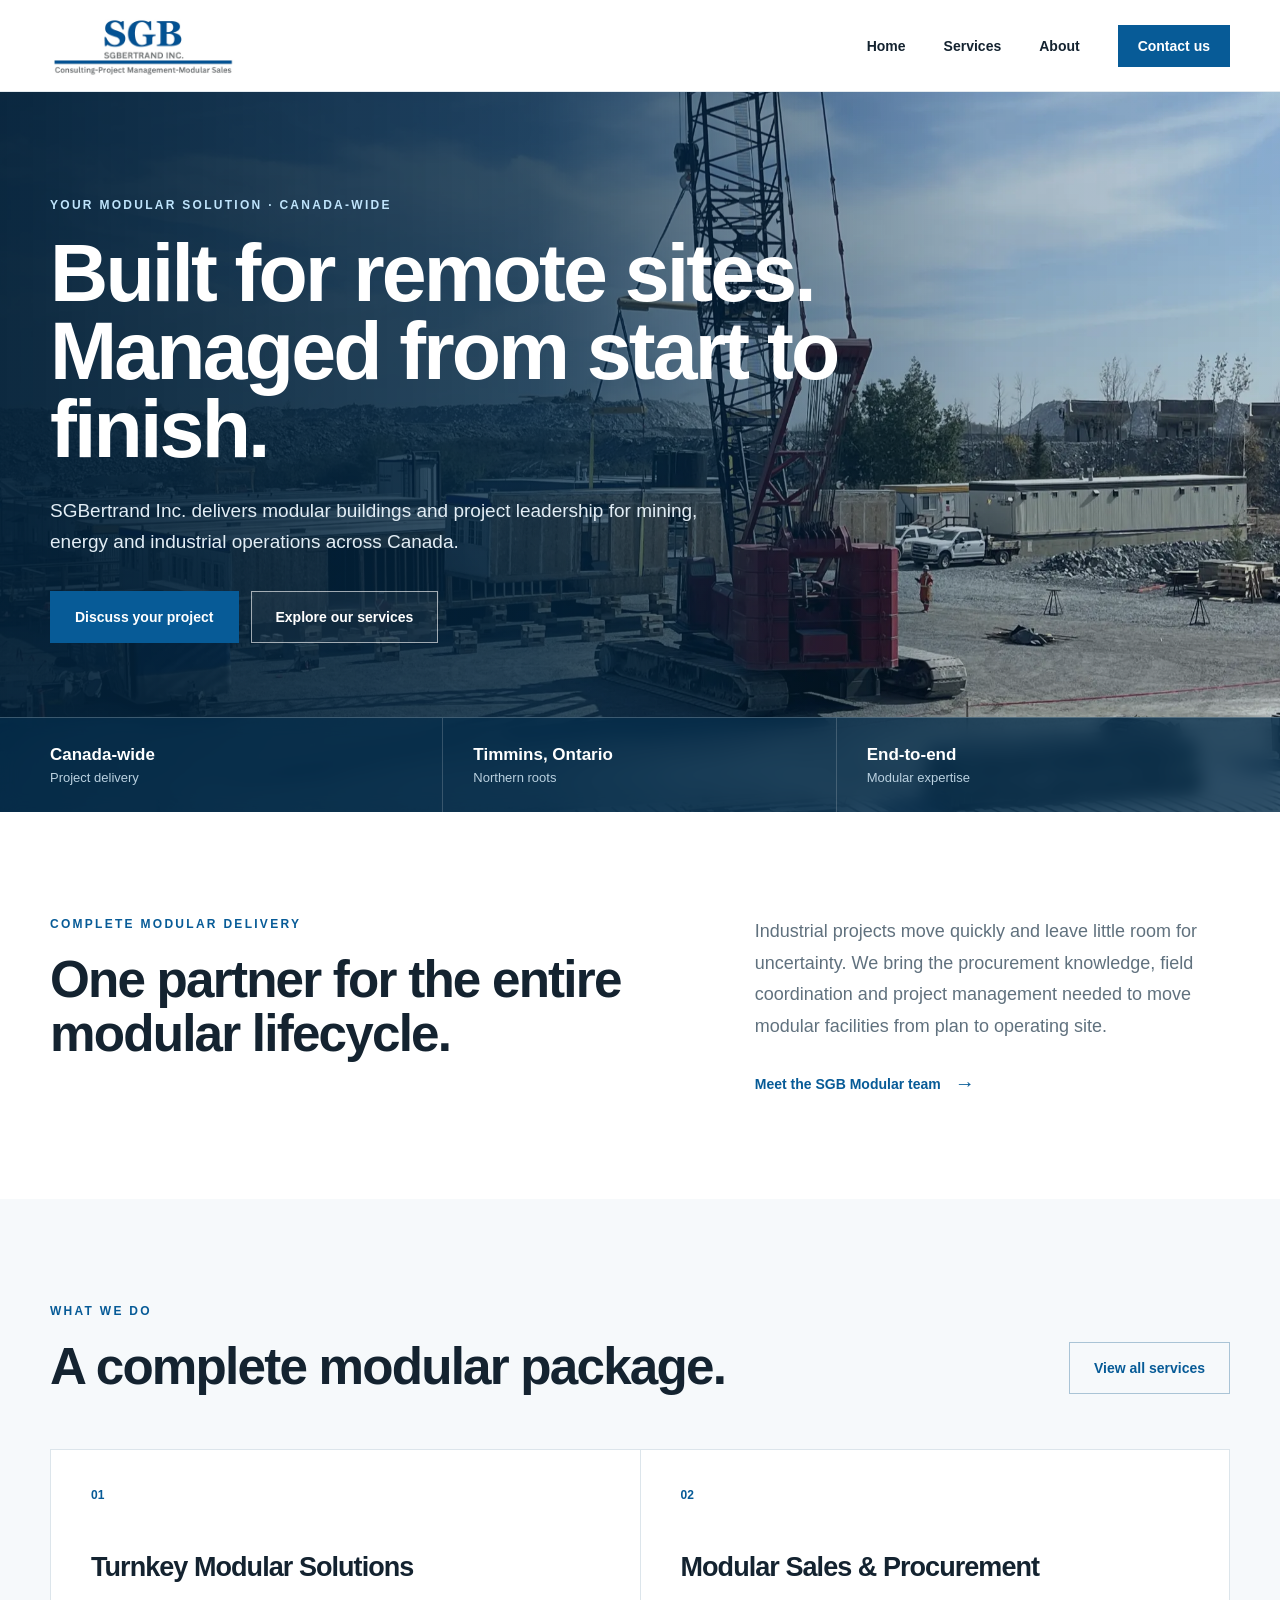
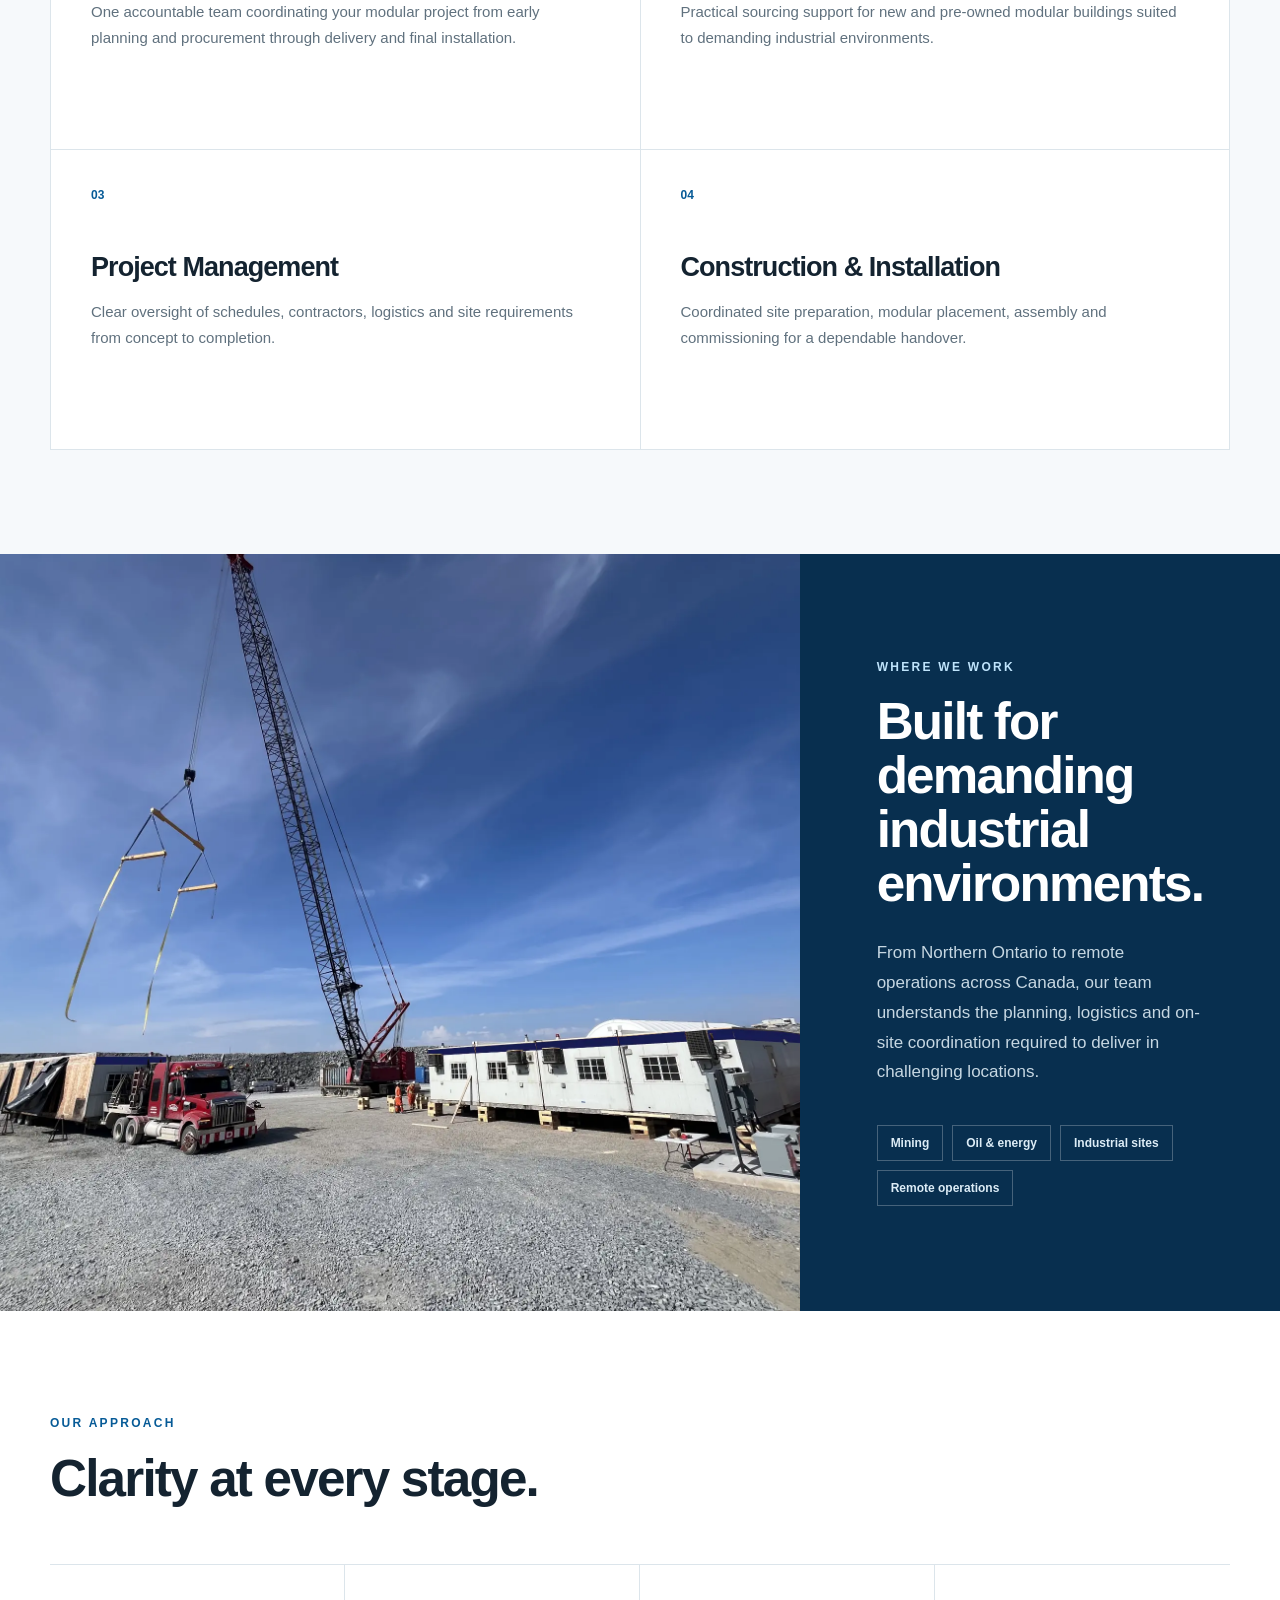
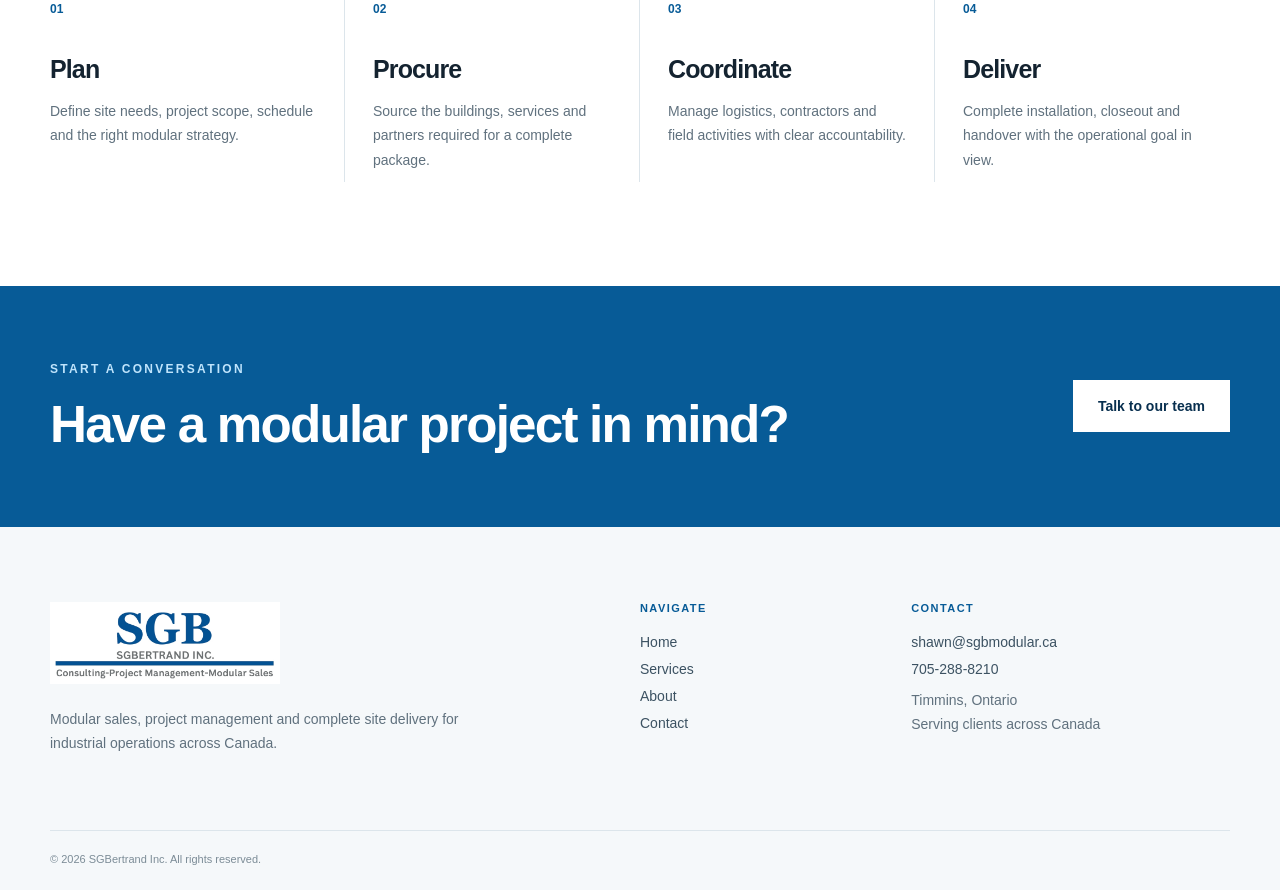
<file: index.html>
<!doctype html>
<html lang="en">
<head>
  <meta charset="utf-8">
  <meta name="viewport" content="width=device-width, initial-scale=1">
  <title>SGBertrand Inc. | Your Modular Solutions</title>
  <meta name="description" content="Modular sales, project management, construction and installation for mining, energy and industrial sites across Canada.">
  <link rel="stylesheet" href="style.css">
</head>
<body>
  <header class="site-header">
    <div class="container header-inner">
      <a class="brand" href="index.html" aria-label="SGBertrand Inc. home"><img src="images/sgb-logo.jpg" alt="SGBertrand Inc."></a>
      <nav class="desktop-nav" aria-label="Main navigation"><a href="index.html">Home</a><a href="services.html">Services</a><a href="about.html">About</a><a class="nav-cta" href="contact.html">Contact us</a></nav>
      <details class="mobile-menu"><summary aria-label="Open navigation"><span></span><span></span><span></span></summary><nav aria-label="Mobile navigation"><a href="index.html">Home</a><a href="services.html">Services</a><a href="about.html">About</a><a href="contact.html">Contact us</a></nav></details>
    </div>
  </header>

  <main>
    <section class="hero" aria-labelledby="hero-heading">
      <img class="hero-media" src="images/modular-complex-lift.webp" alt="" aria-hidden="true">
      <div class="hero-overlay" aria-hidden="true"></div>
      <div class="container hero-content">
        <p class="eyebrow eyebrow-light">Your modular Solution · Canada-wide</p>
        <h1 id="hero-heading">Built for remote sites.<br>Managed from start to finish.</h1>
        <p class="hero-lead">SGBertrand Inc. delivers modular buildings and project leadership for mining, energy and industrial operations across Canada.</p>
        <div class="button-row"><a class="button button-primary" href="contact.html">Discuss your project</a><a class="button button-ghost" href="services.html">Explore our services</a></div>
      </div>
      <div class="hero-proof"><div class="container proof-grid"><div><strong>Canada-wide</strong><span>Project delivery</span></div><div><strong>Timmins, Ontario</strong><span>Northern roots</span></div><div><strong>End-to-end</strong><span>Modular expertise</span></div></div></div>
    </section>

    <section class="section intro-section"><div class="container intro-grid"><div><p class="eyebrow">Complete modular delivery</p><h2>One partner for the entire modular lifecycle.</h2></div><div class="intro-copy"><p>Industrial projects move quickly and leave little room for uncertainty. We bring the procurement knowledge, field coordination and project management needed to move modular facilities from plan to operating site.</p><a class="text-link" href="about.html">Meet the SGB Modular team <span>→</span></a></div></div></section>

    <section class="section services-section" aria-labelledby="services-heading"><div class="container"><div class="section-heading-row"><div><p class="eyebrow">What we do</p><h2 id="services-heading">A complete modular package.</h2></div><a class="button button-outline" href="services.html">View all services</a></div><div class="service-grid">
      <article class="service-card"><span class="service-number">01</span><h3>Turnkey Modular Solutions</h3><p>One accountable team coordinating your modular project from early planning and procurement through delivery and final installation.</p></article>
      <article class="service-card"><span class="service-number">02</span><h3>Modular Sales &amp; Procurement</h3><p>Practical sourcing support for new and pre-owned modular buildings suited to demanding industrial environments.</p></article>
      <article class="service-card"><span class="service-number">03</span><h3>Project Management</h3><p>Clear oversight of schedules, contractors, logistics and site requirements from concept to completion.</p></article>
      <article class="service-card"><span class="service-number">04</span><h3>Construction &amp; Installation</h3><p>Coordinated site preparation, modular placement, assembly and commissioning for a dependable handover.</p></article>
    </div></div></section>

    <section class="image-story"><div class="image-story-photo" role="img" aria-label="Crane placing modular buildings at an industrial site"></div><div class="image-story-panel"><p class="eyebrow eyebrow-light">Where we work</p><h2>Built for demanding industrial environments.</h2><p>From Northern Ontario to remote operations across Canada, our team understands the planning, logistics and on-site coordination required to deliver in challenging locations.</p><div class="industry-tags" aria-label="Industries served"><span>Mining</span><span>Oil &amp; energy</span><span>Industrial sites</span><span>Remote operations</span></div></div></section>

    <section class="section process-section"><div class="container"><p class="eyebrow">Our approach</p><h2>Clarity at every stage.</h2><div class="process-grid"><article><span>01</span><h3>Plan</h3><p>Define site needs, project scope, schedule and the right modular strategy.</p></article><article><span>02</span><h3>Procure</h3><p>Source the buildings, services and partners required for a complete package.</p></article><article><span>03</span><h3>Coordinate</h3><p>Manage logistics, contractors and field activities with clear accountability.</p></article><article><span>04</span><h3>Deliver</h3><p>Complete installation, closeout and handover with the operational goal in view.</p></article></div></div></section>

    <section class="cta-band"><div class="container cta-content"><div><p class="eyebrow eyebrow-light">Start a conversation</p><h2>Have a modular project in mind?</h2></div><a class="button button-white" href="contact.html">Talk to our team</a></div></section>
  </main>

  <footer class="site-footer"><div class="container footer-grid"><div class="footer-brand"><img src="images/sgb-logo.jpg" alt="SGB Bertrand Inc."><p>Modular sales, project management and complete site delivery for industrial operations across Canada.</p></div><div><h3>Navigate</h3><a href="index.html">Home</a><a href="services.html">Services</a><a href="about.html">About</a><a href="contact.html">Contact</a></div><div><h3>Contact</h3><a href="mailto:shawn@sgbmodular.ca">shawn@sgbmodular.ca</a><a href="tel:+17052888210">705-288-8210</a><p>Timmins, Ontario<br>Serving clients across Canada</p></div></div><div class="container footer-bottom"><span>© 2026 SGBertrand Inc. All rights reserved.</span></div></footer>
</body>
</html>
</file>
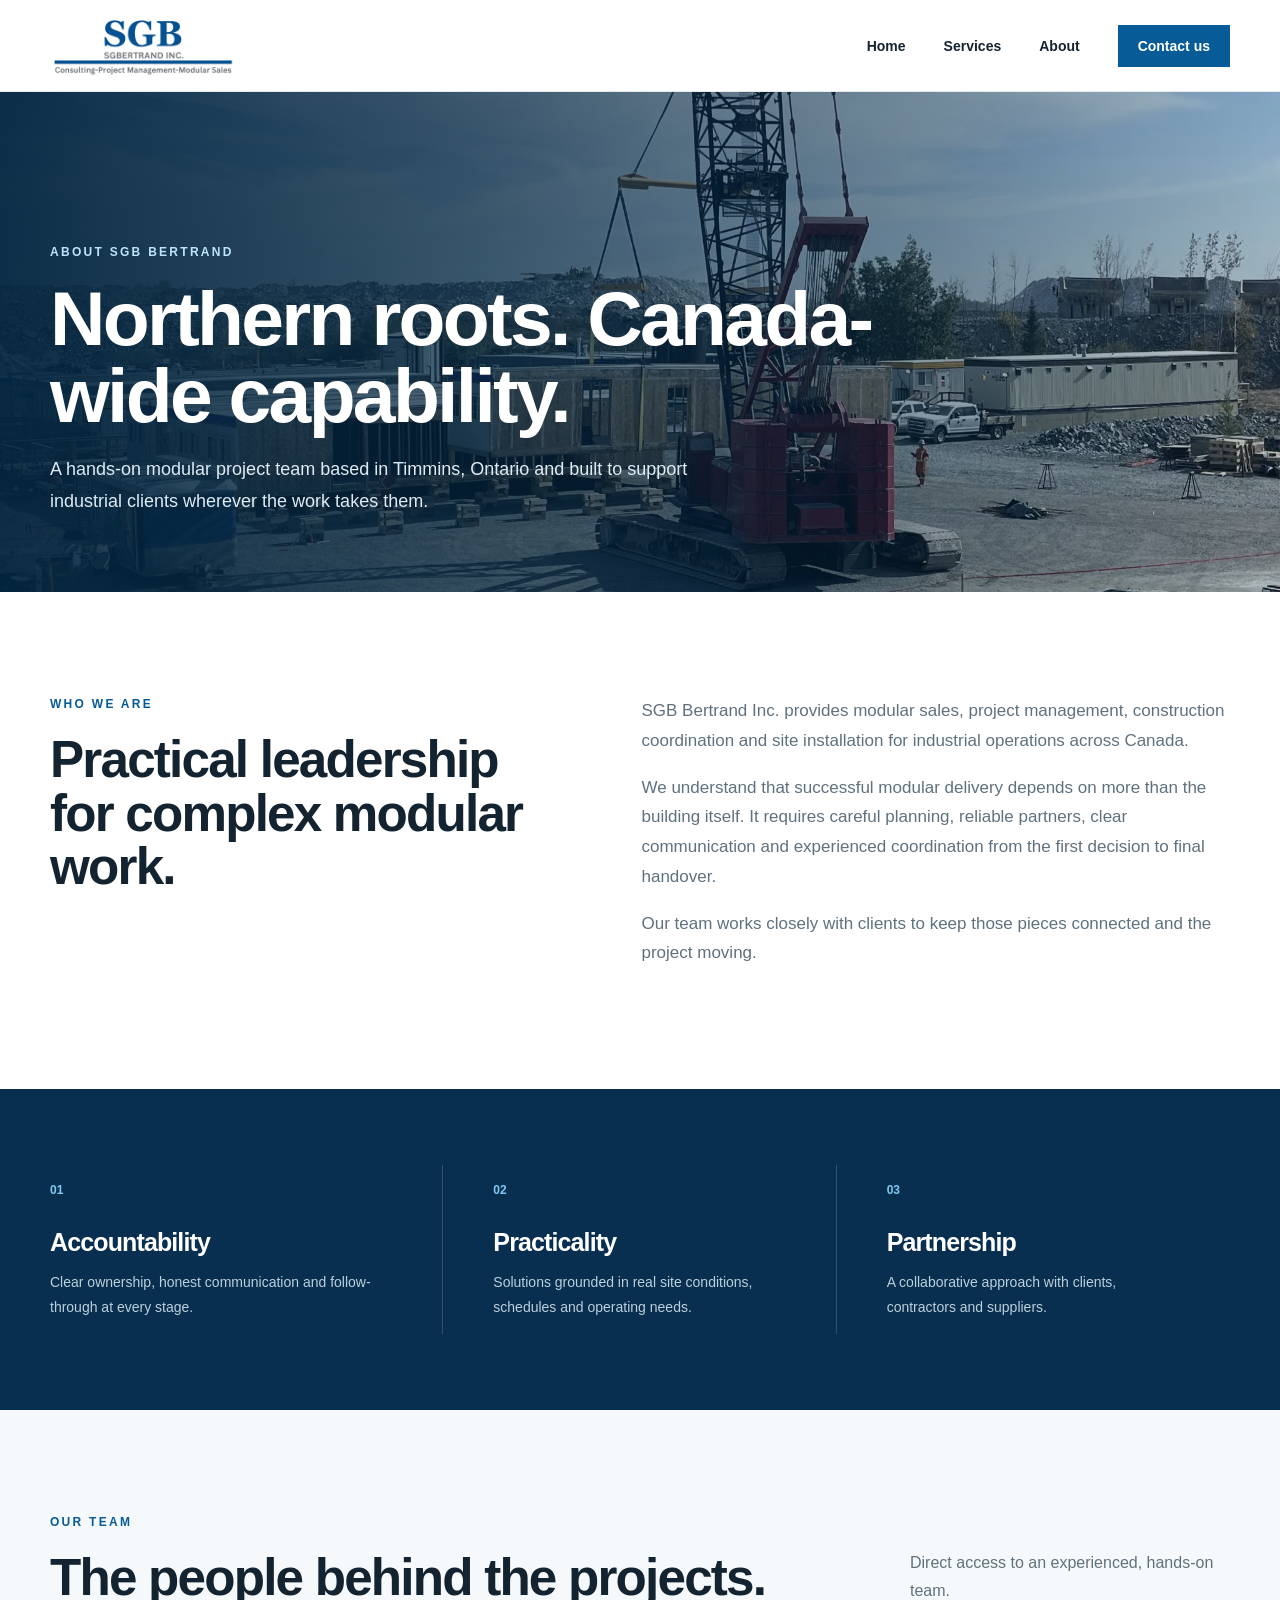
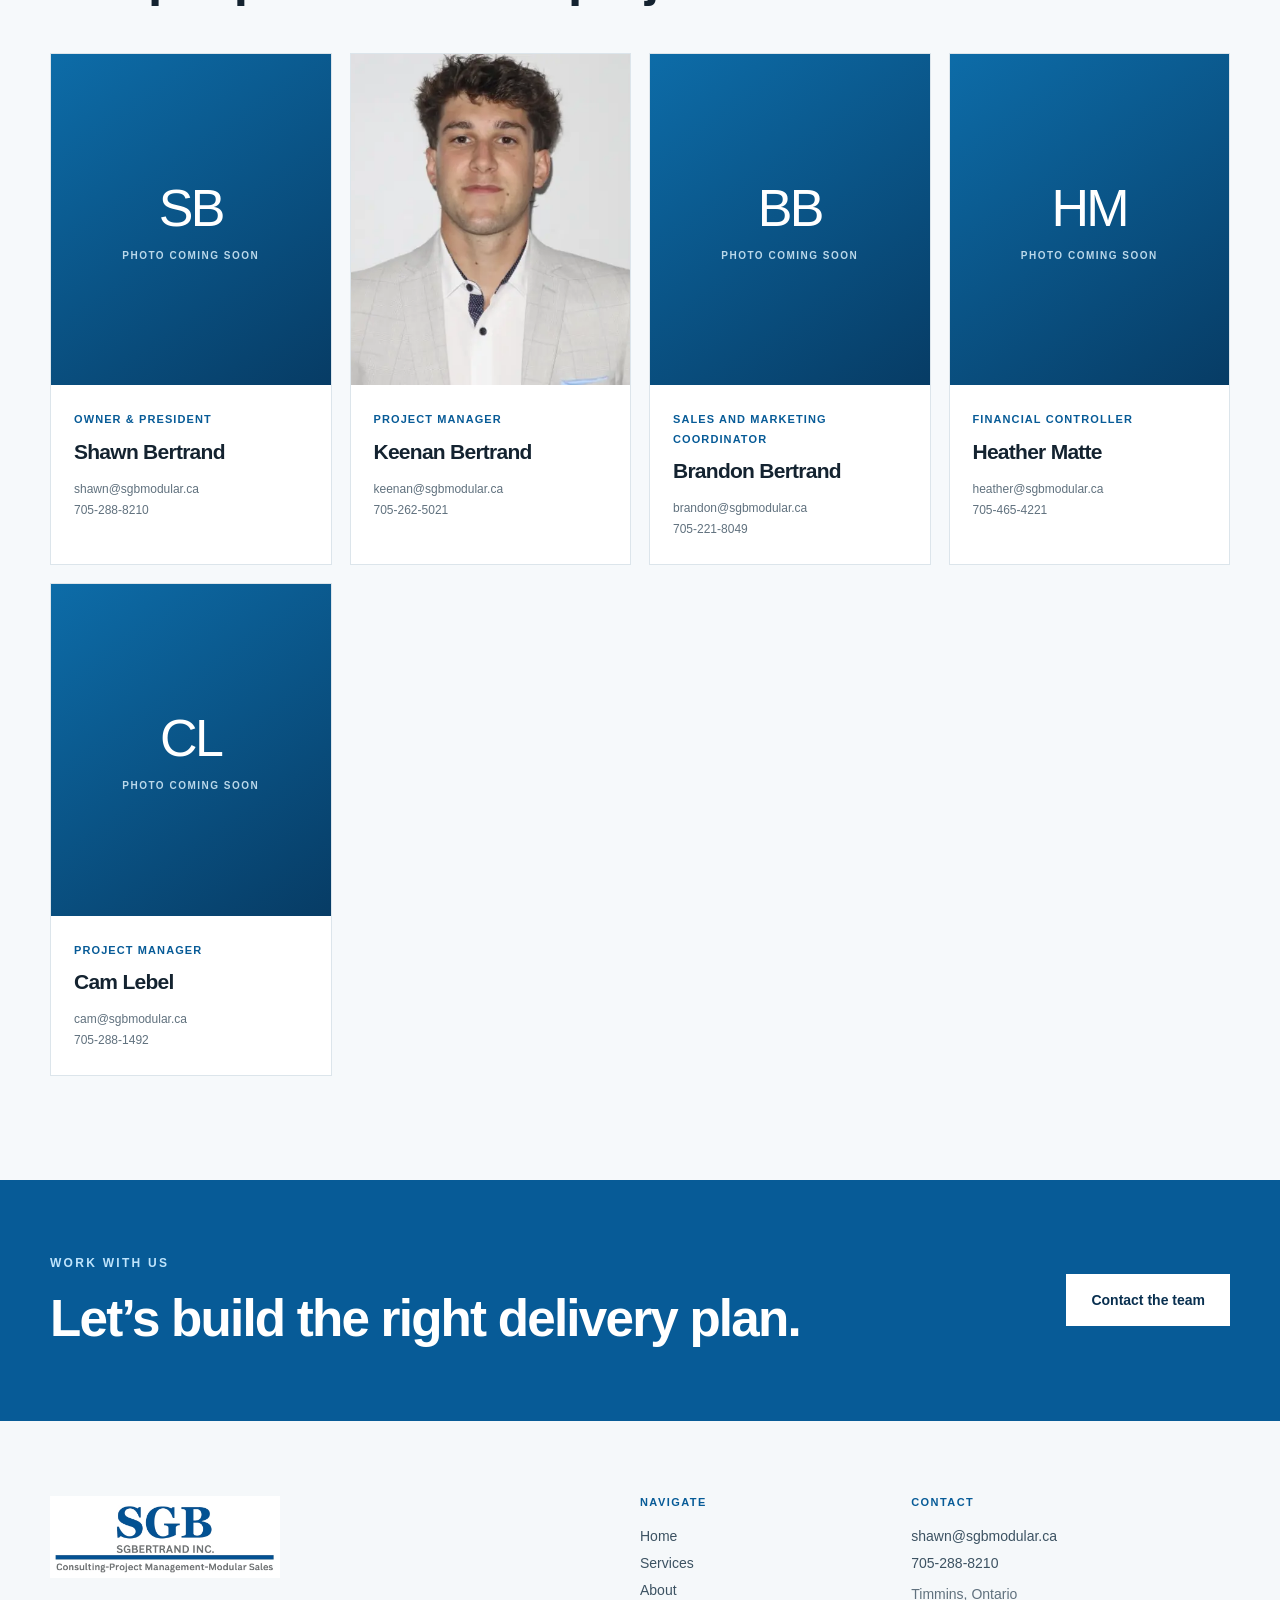
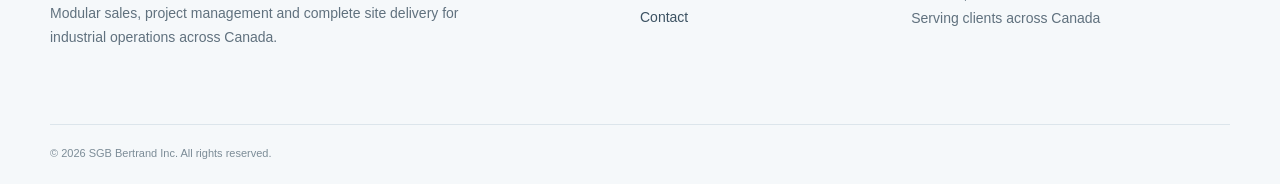
<file: about.html>
<!doctype html>
<html lang="en">
<head>
  <meta charset="utf-8">
  <meta name="viewport" content="width=device-width, initial-scale=1">

  <title>About | SGB Bertrand Inc.</title>

  <meta
    name="description"
    content="Meet the SGB Bertrand team: a hands-on modular project company based in Timmins, Ontario and serving clients across Canada."
  >

  <link rel="stylesheet" href="style.css">
</head>

<body>
  <header class="site-header">
    <div class="container header-inner">
      <a
        class="brand"
        href="index.html"
        aria-label="SGB Bertrand home"
      >
        <img
          src="images/sgb-logo.jpg"
          alt="SGB Bertrand Inc."
        >
      </a>

      <nav class="desktop-nav" aria-label="Main navigation">
        <a href="index.html">Home</a>
        <a href="services.html">Services</a>
        <a href="about.html">About</a>
        <a class="nav-cta" href="contact.html">Contact us</a>
      </nav>

      <details class="mobile-menu">
        <summary aria-label="Open navigation">
          <span></span>
          <span></span>
          <span></span>
        </summary>

        <nav aria-label="Mobile navigation">
          <a href="index.html">Home</a>
          <a href="services.html">Services</a>
          <a href="about.html">About</a>
          <a href="contact.html">Contact us</a>
        </nav>
      </details>
    </div>
  </header>

  <main>
    <section class="page-hero about-hero">
      <div
        class="page-hero-overlay"
        aria-hidden="true"
      ></div>

      <div class="container page-hero-content">
        <p class="eyebrow eyebrow-light">
          About SGB Bertrand
        </p>

        <h1>Northern roots. Canada-wide capability.</h1>

        <p>
          A hands-on modular project team based in Timmins, Ontario and built
          to support industrial clients wherever the work takes them.
        </p>
      </div>
    </section>

    <section class="section story-section">
      <div class="container story-grid">
        <div>
          <p class="eyebrow">Who we are</p>

          <h2>
            Practical leadership for complex modular work.
          </h2>
        </div>

        <div>
          <p>
            SGB Bertrand Inc. provides modular sales, project management,
            construction coordination and site installation for industrial
            operations across Canada.
          </p>

          <p>
            We understand that successful modular delivery depends on more
            than the building itself. It requires careful planning, reliable
            partners, clear communication and experienced coordination from
            the first decision to final handover.
          </p>

          <p>
            Our team works closely with clients to keep those pieces connected
            and the project moving.
          </p>
        </div>
      </div>
    </section>

    <section class="values-section">
      <div class="container values-grid">
        <article>
          <span>01</span>
          <h3>Accountability</h3>

          <p>
            Clear ownership, honest communication and follow-through at every
            stage.
          </p>
        </article>

        <article>
          <span>02</span>
          <h3>Practicality</h3>

          <p>
            Solutions grounded in real site conditions, schedules and
            operating needs.
          </p>
        </article>

        <article>
          <span>03</span>
          <h3>Partnership</h3>

          <p>
            A collaborative approach with clients, contractors and suppliers.
          </p>
        </article>
      </div>
    </section>

    <section
      class="section team-section"
      aria-labelledby="team-heading"
    >
      <div class="container">
        <div class="team-heading">
          <div>
            <p class="eyebrow">Our team</p>

            <h2 id="team-heading">
              The people behind the projects.
            </h2>
          </div>

          <p>
            Direct access to an experienced, hands-on team.
          </p>
        </div>

        <div class="team-grid">
          <!-- Shawn Bertrand -->
          <article class="team-card">
            <div
              class="team-placeholder"
              aria-label="Shawn Bertrand photo coming soon"
            >
              <span>SB</span>
              <small>Photo coming soon</small>
            </div>

            <div class="team-info">
              <p class="team-role">
                Owner &amp; President
              </p>

              <h3>Shawn Bertrand</h3>

              <a href="mailto:shawn@sgbmodular.ca">
                shawn@sgbmodular.ca
              </a>

              <a href="tel:+17052888210">
                705-288-8210
              </a>
            </div>
          </article>

          <!-- Keenan Bertrand -->
          <article class="team-card">
            <img
              src="images/keenan-bertrand.webp"
              alt="Keenan Bertrand, Project Manager"
            >

            <div class="team-info">
              <p class="team-role">
                Project Manager
              </p>

              <h3>Keenan Bertrand</h3>

              <a href="mailto:keenan@sgbmodular.ca">
                keenan@sgbmodular.ca
              </a>

              <a href="tel:+17052625021">
                705-262-5021
              </a>
            </div>
          </article>

          <!-- Brandon Bertrand -->
          <article class="team-card">
            <div
              class="team-placeholder"
              aria-label="Brandon Bertrand photo coming soon"
            >
              <span>BB</span>
              <small>Photo coming soon</small>
            </div>

            <div class="team-info">
              <p class="team-role">
                Sales and Marketing Coordinator
              </p>

              <h3>Brandon Bertrand</h3>

              <a href="mailto:brandon@sgbmodular.ca">
                brandon@sgbmodular.ca
              </a>

              <a href="tel:+17052218049">
                705-221-8049
              </a>
            </div>
          </article>

          <!-- Heather Matte -->
          <article class="team-card">
            <div
              class="team-placeholder"
              aria-label="Heather Matte photo coming soon"
            >
              <span>HM</span>
              <small>Photo coming soon</small>
            </div>

            <div class="team-info">
              <p class="team-role">
                Financial Controller
              </p>

              <h3>Heather Matte</h3>

              <a href="mailto:heather@sgbmodular.ca">
                heather@sgbmodular.ca
              </a>

              <a href="tel:+17054654221">
                705-465-4221
              </a>
            </div>
          </article>

          <!-- Cam Lebel -->
          <article class="team-card">
            <div
              class="team-placeholder"
              aria-label="Cam Lebel photo coming soon"
            >
              <span>CL</span>
              <small>Photo coming soon</small>
            </div>

            <div class="team-info">
              <p class="team-role">
                Project Manager
              </p>

              <h3>Cam Lebel</h3>

              <a href="mailto:cam@sgbmodular.ca">
                cam@sgbmodular.ca
              </a>

              <a href="tel:+17052881492">
                705-288-1492
              </a>
            </div>
          </article>
        </div>
      </div>
    </section>

    <section class="cta-band">
      <div class="container cta-content">
        <div>
          <p class="eyebrow eyebrow-light">
            Work with us
          </p>

          <h2>
            Let’s build the right delivery plan.
          </h2>
        </div>

        <a
          class="button button-white"
          href="contact.html"
        >
          Contact the team
        </a>
      </div>
    </section>
  </main>

  <footer class="site-footer">
    <div class="container footer-grid">
      <div class="footer-brand">
        <img
          src="images/sgb-logo.jpg"
          alt="SGB Bertrand Inc."
        >

        <p>
          Modular sales, project management and complete site delivery for
          industrial operations across Canada.
        </p>
      </div>

      <div>
        <h3>Navigate</h3>

        <a href="index.html">Home</a>
        <a href="services.html">Services</a>
        <a href="about.html">About</a>
        <a href="contact.html">Contact</a>
      </div>

      <div>
        <h3>Contact</h3>

        <a href="mailto:shawn@sgbmodular.ca">
          shawn@sgbmodular.ca
        </a>

        <a href="tel:+17052888210">
          705-288-8210
        </a>

        <p>
          Timmins, Ontario<br>
          Serving clients across Canada
        </p>
      </div>
    </div>

    <div class="container footer-bottom">
      <span>
        © 2026 SGB Bertrand Inc. All rights reserved.
      </span>
    </div>
  </footer>
</body>
</html>
</file>
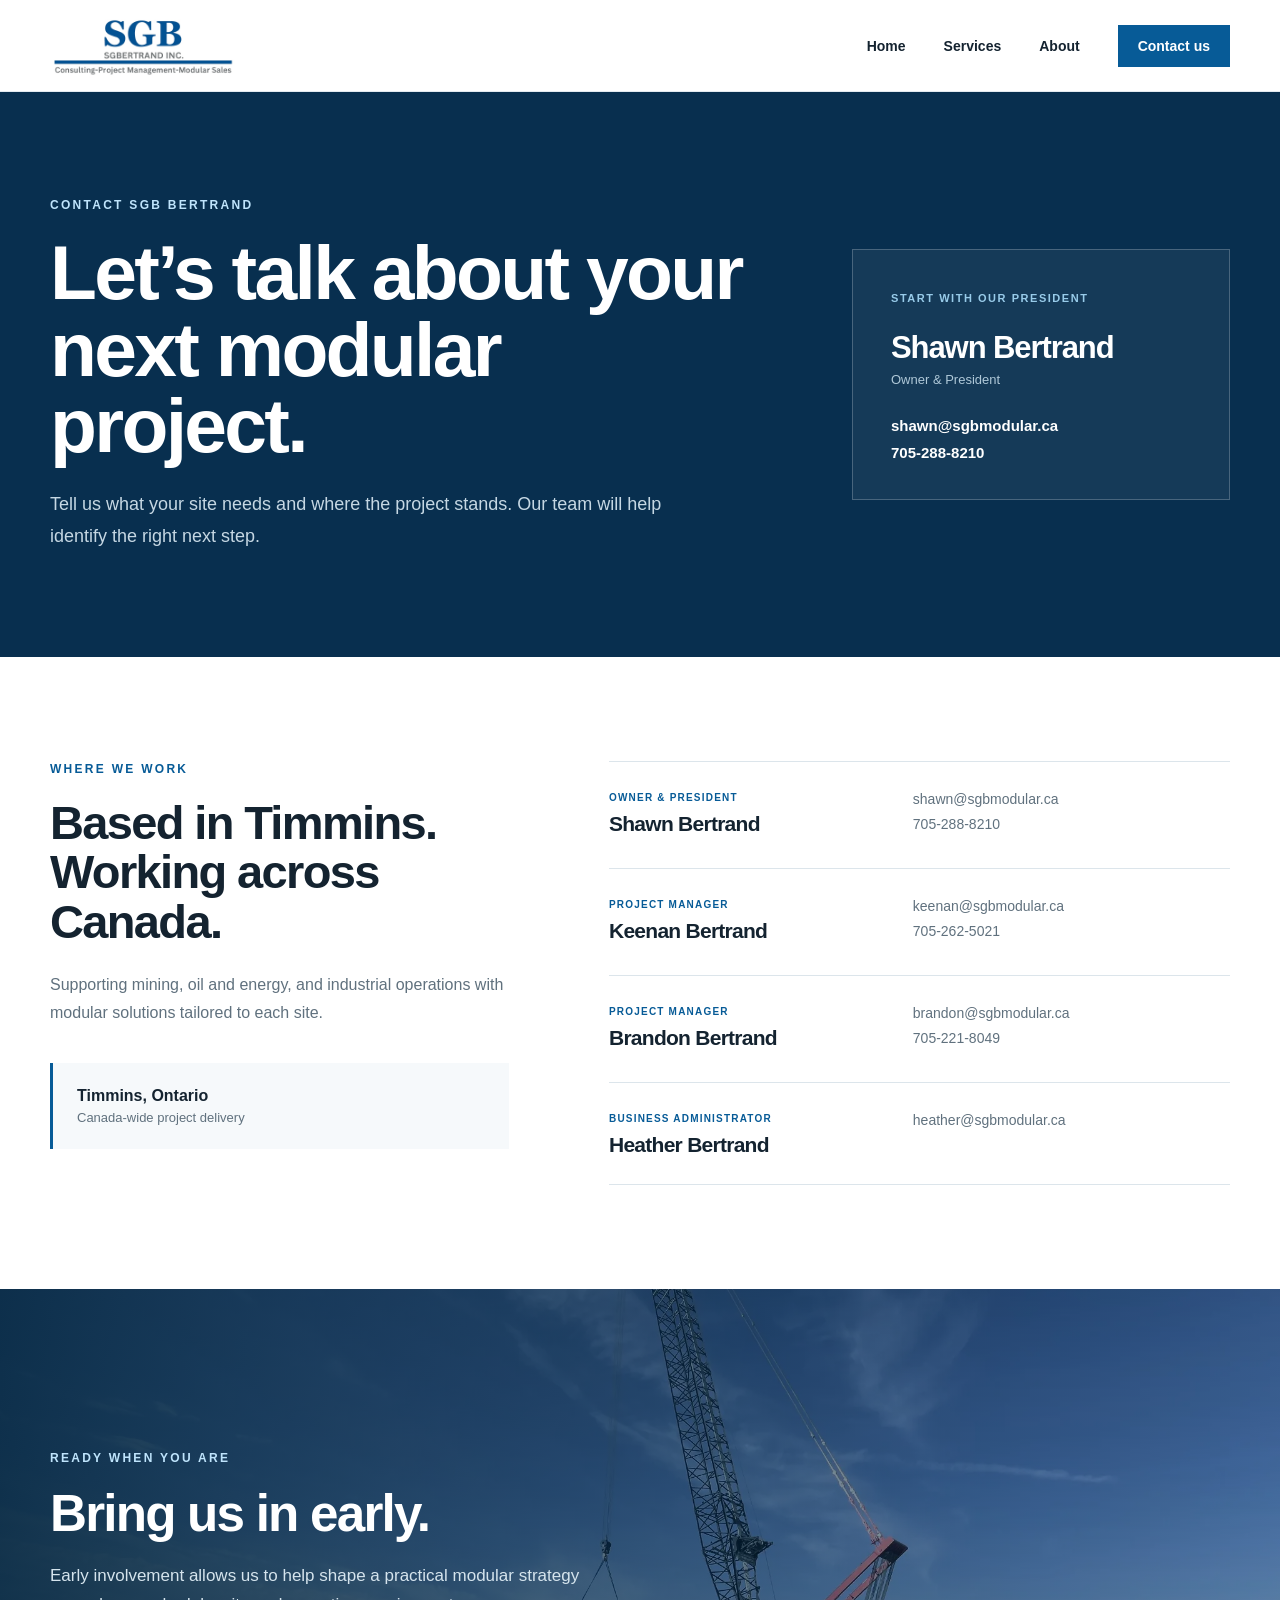
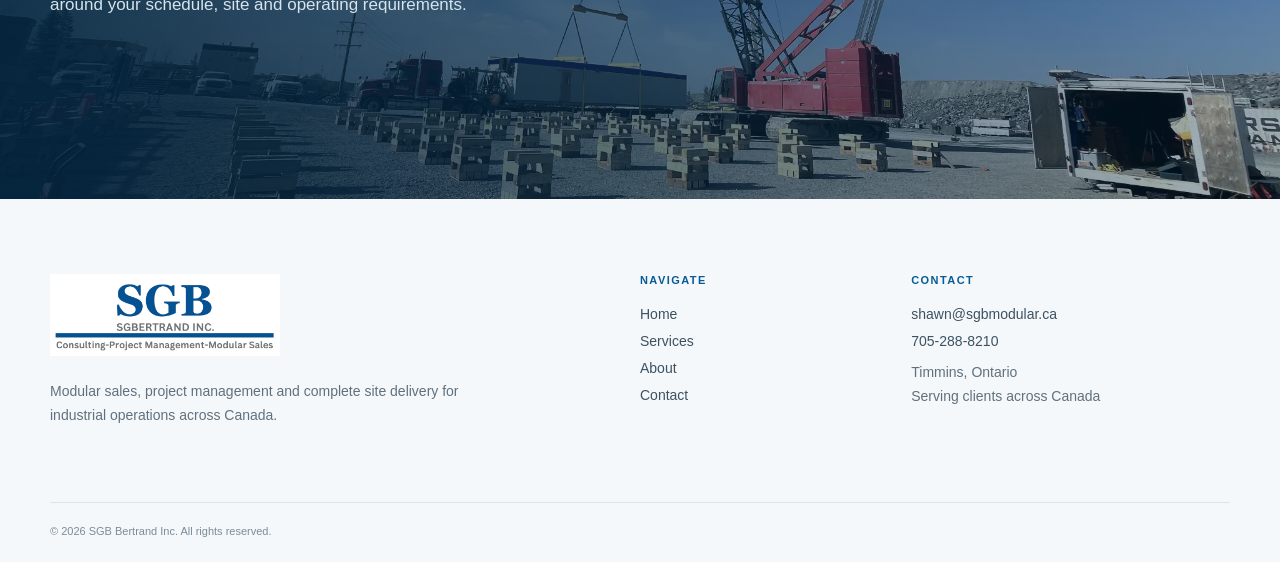
<file: contact.html>
<!doctype html>
<html lang="en">
<head>
  <meta charset="utf-8">
  <meta name="viewport" content="width=device-width, initial-scale=1">
  <title>Contact | SGB Bertrand Inc.</title>
  <meta name="description" content="Contact SGB Bertrand for modular sales, project management, construction and installation across Canada.">
  <link rel="stylesheet" href="style.css">
</head>
<body>
  <header class="site-header"><div class="container header-inner"><a class="brand" href="index.html" aria-label="SGB Bertrand home"><img src="images/sgb-logo.jpg" alt="SGB Bertrand Inc."></a><nav class="desktop-nav" aria-label="Main navigation"><a href="index.html">Home</a><a href="services.html">Services</a><a href="about.html">About</a><a class="nav-cta" href="contact.html">Contact us</a></nav><details class="mobile-menu"><summary aria-label="Open navigation"><span></span><span></span><span></span></summary><nav aria-label="Mobile navigation"><a href="index.html">Home</a><a href="services.html">Services</a><a href="about.html">About</a><a href="contact.html">Contact us</a></nav></details></div></header>

  <main>
    <section class="contact-hero"><div class="container contact-hero-grid"><div><p class="eyebrow eyebrow-light">Contact SGB Bertrand</p><h1>Let’s talk about your next modular project.</h1><p>Tell us what your site needs and where the project stands. Our team will help identify the right next step.</p></div><div class="contact-primary"><span>Start with our president</span><h2>Shawn Bertrand</h2><p>Owner &amp; President</p><a href="mailto:shawn@sgbmodular.ca">shawn@sgbmodular.ca</a><a href="tel:+17052888210">705-288-8210</a></div></div></section>

    <section class="section contact-section"><div class="container contact-layout"><div class="contact-location"><p class="eyebrow">Where we work</p><h2>Based in Timmins.<br>Working across Canada.</h2><p>Supporting mining, oil and energy, and industrial operations with modular solutions tailored to each site.</p><div class="location-card"><strong>Timmins, Ontario</strong><span>Canada-wide project delivery</span></div></div><div class="contact-list">
      <article><div><p>Owner &amp; President</p><h3>Shawn Bertrand</h3></div><div><a href="mailto:shawn@sgbmodular.ca">shawn@sgbmodular.ca</a><a href="tel:+17052888210">705-288-8210</a></div></article>
      <article><div><p>Project Manager</p><h3>Keenan Bertrand</h3></div><div><a href="mailto:keenan@sgbmodular.ca">keenan@sgbmodular.ca</a><a href="tel:+17052625021">705-262-5021</a></div></article>
      <article><div><p>Project Manager</p><h3>Brandon Bertrand</h3></div><div><a href="mailto:brandon@sgbmodular.ca">brandon@sgbmodular.ca</a><a href="tel:+17052218049">705-221-8049</a></div></article>
      <article><div><p>Business Administrator</p><h3>Heather Bertrand</h3></div><div><a href="mailto:heather@sgbmodular.ca">heather@sgbmodular.ca</a></div></article>
    </div></div></section>

    <section class="contact-photo" aria-label="Modular buildings at an industrial work site"><div class="container"><div><p class="eyebrow eyebrow-light">Ready when you are</p><h2>Bring us in early.</h2><p>Early involvement allows us to help shape a practical modular strategy around your schedule, site and operating requirements.</p></div></div></section>
  </main>

  <footer class="site-footer"><div class="container footer-grid"><div class="footer-brand"><img src="images/sgb-logo.jpg" alt="SGB Bertrand Inc."><p>Modular sales, project management and complete site delivery for industrial operations across Canada.</p></div><div><h3>Navigate</h3><a href="index.html">Home</a><a href="services.html">Services</a><a href="about.html">About</a><a href="contact.html">Contact</a></div><div><h3>Contact</h3><a href="mailto:shawn@sgbmodular.ca">shawn@sgbmodular.ca</a><a href="tel:+17052888210">705-288-8210</a><p>Timmins, Ontario<br>Serving clients across Canada</p></div></div><div class="container footer-bottom"><span>© 2026 SGB Bertrand Inc. All rights reserved.</span></div></footer>
</body>
</html>
</file>
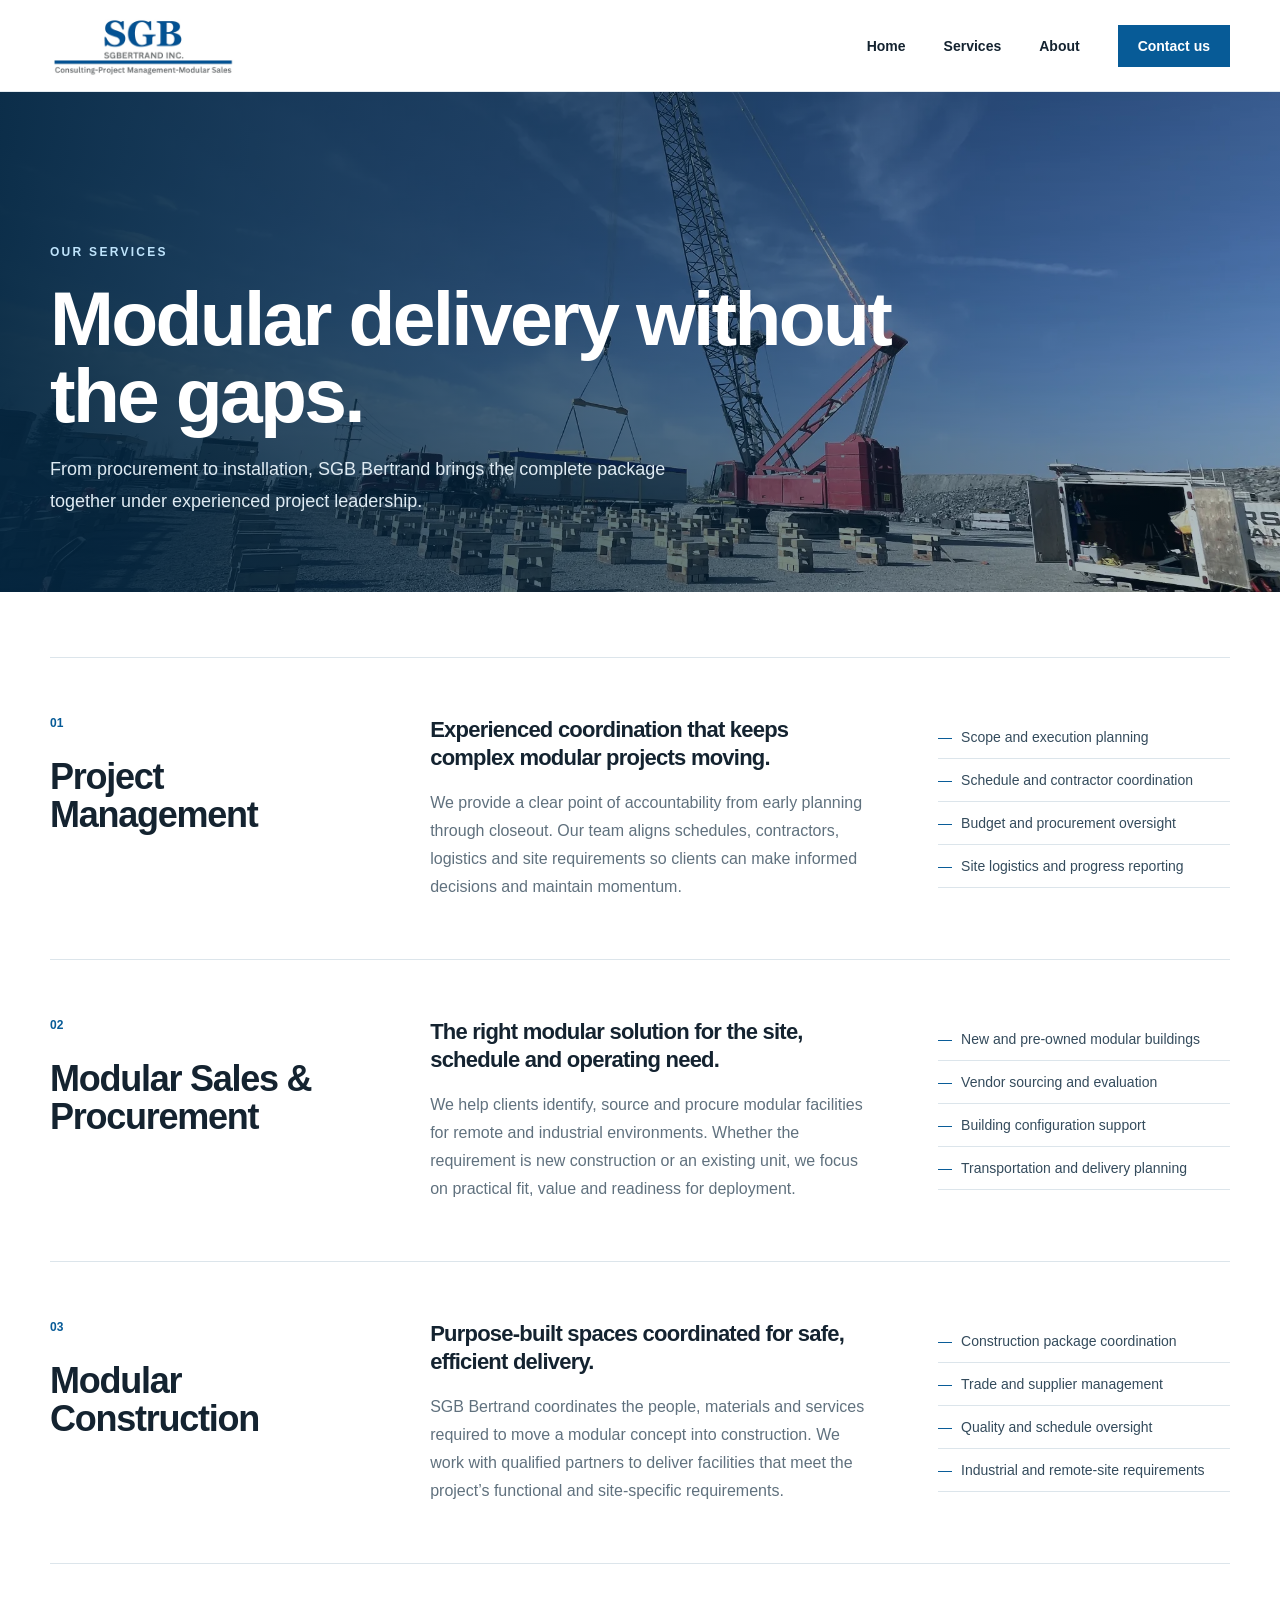
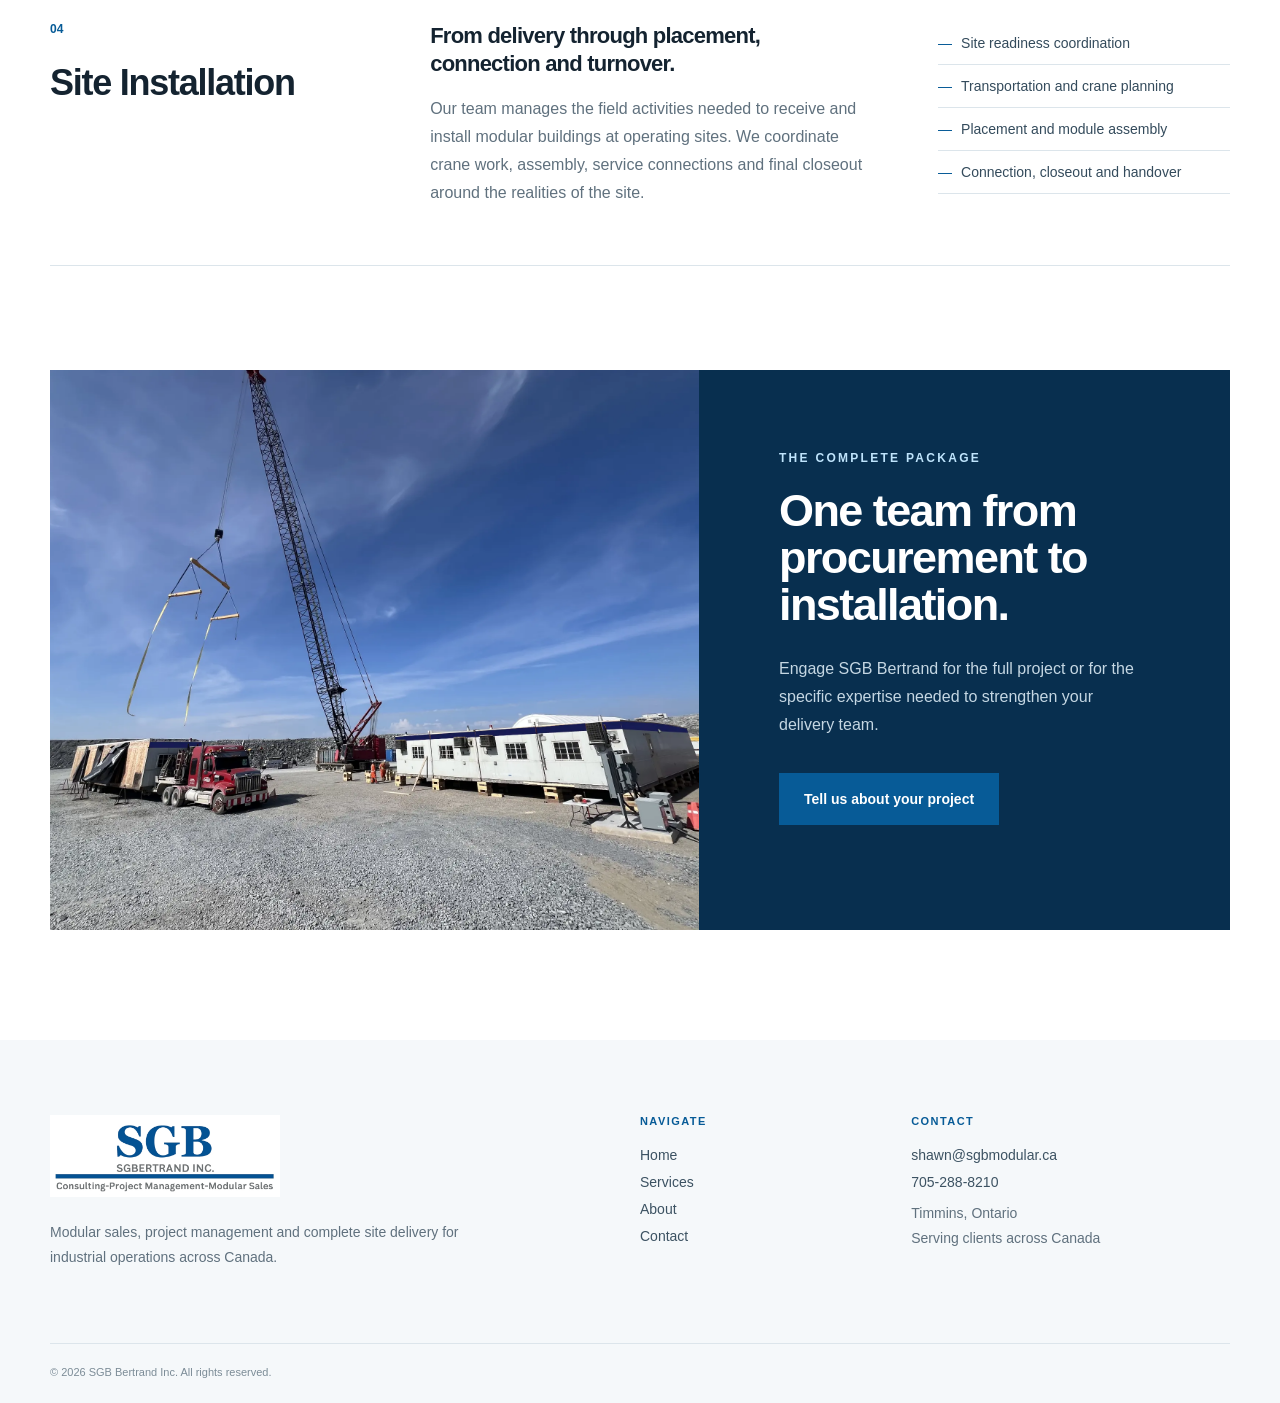
<file: services.html>
<!doctype html>
<html lang="en">
<head>
  <meta charset="utf-8">
  <meta name="viewport" content="width=device-width, initial-scale=1">
  <title>Services | SGB Bertrand Inc.</title>
  <meta name="description" content="Project management, modular sales, construction and installation for industrial operations across Canada.">
  <link rel="stylesheet" href="style.css">
</head>
<body>
  <header class="site-header"><div class="container header-inner"><a class="brand" href="index.html" aria-label="SGB Bertrand home"><img src="images/sgb-logo.jpg" alt="SGB Bertrand Inc."></a><nav class="desktop-nav" aria-label="Main navigation"><a href="index.html">Home</a><a href="services.html">Services</a><a href="about.html">About</a><a class="nav-cta" href="contact.html">Contact us</a></nav><details class="mobile-menu"><summary aria-label="Open navigation"><span></span><span></span><span></span></summary><nav aria-label="Mobile navigation"><a href="index.html">Home</a><a href="services.html">Services</a><a href="about.html">About</a><a href="contact.html">Contact us</a></nav></details></div></header>

  <main>
    <section class="page-hero services-hero"><div class="page-hero-overlay" aria-hidden="true"></div><div class="container page-hero-content"><p class="eyebrow eyebrow-light">Our services</p><h1>Modular delivery without the gaps.</h1><p>From procurement to installation, SGB Bertrand brings the complete package together under experienced project leadership.</p></div></section>

    <section class="section service-detail-section"><div class="container">
      <article class="service-detail"><div class="service-detail-title"><span>01</span><h2>Project Management</h2></div><div class="service-detail-copy"><h3>Experienced coordination that keeps complex modular projects moving.</h3><p>We provide a clear point of accountability from early planning through closeout. Our team aligns schedules, contractors, logistics and site requirements so clients can make informed decisions and maintain momentum.</p></div><ul><li>Scope and execution planning</li><li>Schedule and contractor coordination</li><li>Budget and procurement oversight</li><li>Site logistics and progress reporting</li></ul></article>
      <article class="service-detail"><div class="service-detail-title"><span>02</span><h2>Modular Sales &amp; Procurement</h2></div><div class="service-detail-copy"><h3>The right modular solution for the site, schedule and operating need.</h3><p>We help clients identify, source and procure modular facilities for remote and industrial environments. Whether the requirement is new construction or an existing unit, we focus on practical fit, value and readiness for deployment.</p></div><ul><li>New and pre-owned modular buildings</li><li>Vendor sourcing and evaluation</li><li>Building configuration support</li><li>Transportation and delivery planning</li></ul></article>
      <article class="service-detail"><div class="service-detail-title"><span>03</span><h2>Modular Construction</h2></div><div class="service-detail-copy"><h3>Purpose-built spaces coordinated for safe, efficient delivery.</h3><p>SGB Bertrand coordinates the people, materials and services required to move a modular concept into construction. We work with qualified partners to deliver facilities that meet the project’s functional and site-specific requirements.</p></div><ul><li>Construction package coordination</li><li>Trade and supplier management</li><li>Quality and schedule oversight</li><li>Industrial and remote-site requirements</li></ul></article>
      <article class="service-detail"><div class="service-detail-title"><span>04</span><h2>Site Installation</h2></div><div class="service-detail-copy"><h3>From delivery through placement, connection and turnover.</h3><p>Our team manages the field activities needed to receive and install modular buildings at operating sites. We coordinate crane work, assembly, service connections and final closeout around the realities of the site.</p></div><ul><li>Site readiness coordination</li><li>Transportation and crane planning</li><li>Placement and module assembly</li><li>Connection, closeout and handover</li></ul></article>
    </div></section>

    <section class="package-section"><div class="container package-grid"><div class="package-photo" role="img" aria-label="Modular building installation at an industrial site"></div><div class="package-copy"><p class="eyebrow eyebrow-light">The complete package</p><h2>One team from procurement to installation.</h2><p>Engage SGB Bertrand for the full project or for the specific expertise needed to strengthen your delivery team.</p><a class="button button-primary" href="contact.html">Tell us about your project</a></div></div></section>
  </main>

  <footer class="site-footer"><div class="container footer-grid"><div class="footer-brand"><img src="images/sgb-logo.jpg" alt="SGB Bertrand Inc."><p>Modular sales, project management and complete site delivery for industrial operations across Canada.</p></div><div><h3>Navigate</h3><a href="index.html">Home</a><a href="services.html">Services</a><a href="about.html">About</a><a href="contact.html">Contact</a></div><div><h3>Contact</h3><a href="mailto:shawn@sgbmodular.ca">shawn@sgbmodular.ca</a><a href="tel:+17052888210">705-288-8210</a><p>Timmins, Ontario<br>Serving clients across Canada</p></div></div><div class="container footer-bottom"><span>© 2026 SGB Bertrand Inc. All rights reserved.</span></div></footer>
</body>
</html>
</file>
<file: style.css>
:root {
  --blue: #075b97;
  --blue-dark: #063b66;
  --blue-deep: #082f4f;
  --blue-light: #eaf4fb;
  --ink: #142330;
  --muted: #60717e;
  --line: #dce5eb;
  --off-white: #f6f9fb;
  --white: #ffffff;
  --hero-image: url('images/modular-complex-lift.webp');
  --site-image: url('images/modular-site.webp');
  --unit-image: url('images/modular-unit-lift.webp');
}

* { box-sizing: border-box; }
html { scroll-behavior: smooth; }
body { margin: 0; background: var(--white); color: var(--ink); font-family: Arial, Helvetica, sans-serif; }
a { color: inherit; text-decoration: none; }
img { display: block; max-width: 100%; }
.container { width: min(1180px, calc(100% - 48px)); margin-inline: auto; }
.section { padding: 104px 0; }
.eyebrow { margin: 0 0 20px; color: var(--blue); font-size: 12px; font-weight: 750; letter-spacing: .19em; line-height: 1.4; text-transform: uppercase; }
.eyebrow-light { color: #bfe4fc; }
h1, h2, h3, p { margin-top: 0; }
h1, h2, h3 { letter-spacing: -.035em; }
h2 { margin-bottom: 0; font-size: clamp(36px, 4vw, 58px); font-weight: 620; line-height: 1.05; }
p { line-height: 1.75; }

.site-header { position: relative; z-index: 50; height: 92px; background: rgba(255,255,255,.97); border-bottom: 1px solid rgba(220,229,235,.8); }
.header-inner { height: 100%; display: flex; align-items: center; justify-content: space-between; }
.brand { display: block; width: 220px; }
.brand img { width: 100%; height: 67px; object-fit: contain; object-position: left center; }
.desktop-nav { display: flex; align-items: center; gap: 38px; font-size: 14px; font-weight: 620; }
.desktop-nav > a:not(.nav-cta) { position: relative; padding: 34px 0; }
.desktop-nav > a:not(.nav-cta)::after { position: absolute; right: 0; bottom: 24px; left: 0; height: 2px; background: var(--blue); content: ""; transform: scaleX(0); transform-origin: right; transition: transform .25s ease; }
.desktop-nav > a:hover::after, .desktop-nav > a:focus-visible::after { transform: scaleX(1); transform-origin: left; }
.nav-cta { padding: 13px 20px; color: white; background: var(--blue); transition: background .2s ease; }
.nav-cta:hover { background: var(--blue-dark); }
.mobile-menu { display: none; position: relative; }
.mobile-menu summary { width: 42px; height: 42px; display: grid; align-content: center; gap: 5px; padding: 9px; cursor: pointer; list-style: none; }
.mobile-menu summary::-webkit-details-marker { display: none; }
.mobile-menu summary span { display: block; height: 2px; background: var(--ink); }
.mobile-menu nav { position: absolute; top: 54px; right: 0; width: 220px; padding: 10px; background: white; border: 1px solid var(--line); box-shadow: 0 18px 50px rgba(8,47,79,.14); }
.mobile-menu nav a { display: block; padding: 13px 12px; font-weight: 620; }

.hero { position: relative; min-height: 720px; display: flex; align-items: center; overflow: hidden; color: white; background: var(--blue-deep); }
.hero-media { position: absolute; inset: 0; width: 100%; height: 100%; object-fit: cover; object-position: center 56%; transform: scale(1.015); animation: hero-settle 1.4s ease-out both; }
.hero-overlay { position: absolute; inset: 0; background: linear-gradient(90deg, rgba(3,32,55,.94) 0%, rgba(3,38,65,.78) 42%, rgba(4,41,68,.25) 78%, rgba(4,41,68,.18) 100%); }
.hero-content { position: relative; z-index: 2; padding: 86px 0 150px; }
.hero h1 { max-width: 900px; margin-bottom: 28px; font-size: clamp(52px, 6.3vw, 88px); font-weight: 600; line-height: .97; }
.hero-lead { max-width: 680px; margin-bottom: 34px; color: #e2edf5; font-size: 19px; line-height: 1.6; }
.button-row { display: flex; flex-wrap: wrap; gap: 12px; }
.button { min-height: 52px; display: inline-flex; align-items: center; justify-content: center; padding: 14px 24px; border: 1px solid transparent; font-size: 14px; font-weight: 720; transition: transform .2s ease, background .2s ease, color .2s ease, border-color .2s ease; }
.button:hover { transform: translateY(-2px); }
.button-primary { color: white; background: var(--blue); }
.button-primary:hover { background: #0870b7; }
.button-ghost { color: white; border-color: rgba(255,255,255,.6); background: rgba(255,255,255,.05); }
.button-ghost:hover { background: white; color: var(--blue-deep); }
.button-outline { color: var(--blue); border-color: #aac4d6; }
.button-outline:hover { color: white; border-color: var(--blue); background: var(--blue); }
.button-white { color: var(--blue-deep); background: white; }
.hero-proof { position: absolute; z-index: 3; right: 0; bottom: 0; left: 0; border-top: 1px solid rgba(255,255,255,.22); background: rgba(5,45,75,.76); backdrop-filter: blur(9px); }
.proof-grid { display: grid; grid-template-columns: repeat(3, 1fr); }
.proof-grid div { padding: 27px 30px; border-right: 1px solid rgba(255,255,255,.18); }
.proof-grid div:first-child { padding-left: 0; }
.proof-grid div:last-child { border-right: 0; }
.proof-grid strong, .proof-grid span { display: block; }
.proof-grid strong { font-size: 17px; }
.proof-grid span { margin-top: 5px; color: #bad1e0; font-size: 13px; }

.intro-section { background: white; }
.intro-grid { display: grid; grid-template-columns: 1.12fr .88fr; gap: 100px; align-items: start; }
.intro-copy p { margin-bottom: 30px; color: var(--muted); font-size: 18px; }
.text-link { display: inline-flex; gap: 14px; align-items: center; color: var(--blue); font-size: 14px; font-weight: 750; }
.text-link span { font-size: 20px; transition: transform .2s ease; }
.text-link:hover span { transform: translateX(5px); }

.services-section { background: var(--off-white); }
.section-heading-row { display: flex; align-items: end; justify-content: space-between; gap: 32px; margin-bottom: 55px; }
.service-grid { display: grid; grid-template-columns: repeat(2, 1fr); border-top: 1px solid var(--line); border-left: 1px solid var(--line); }
.service-card { min-height: 300px; padding: 38px 40px; background: white; border-right: 1px solid var(--line); border-bottom: 1px solid var(--line); transition: transform .25s ease, box-shadow .25s ease; }
.service-card:hover { z-index: 2; transform: translateY(-5px); box-shadow: 0 18px 48px rgba(8,47,79,.1); }
.service-number { display: block; margin-bottom: 50px; color: var(--blue); font-size: 12px; font-weight: 750; }
.service-card h3 { margin-bottom: 16px; font-size: 27px; font-weight: 620; }
.service-card p { margin-bottom: 0; color: var(--muted); font-size: 15px; }

.image-story { min-height: 690px; display: grid; grid-template-columns: 1.25fr .75fr; }
.image-story-photo { background: var(--site-image) center / cover no-repeat; }
.image-story-panel { padding: 105px clamp(40px, 6vw, 96px); color: white; background: var(--blue-deep); }
.image-story-panel h2 { margin-bottom: 28px; }
.image-story-panel > p:not(.eyebrow) { color: #c6d7e2; font-size: 17px; }
.industry-tags { display: flex; flex-wrap: wrap; gap: 9px; margin-top: 38px; }
.industry-tags span { padding: 10px 13px; border: 1px solid rgba(255,255,255,.25); color: #dcecf6; font-size: 12px; font-weight: 620; }

.process-section { background: white; }
.process-section > .container > h2 { margin-bottom: 58px; }
.process-grid { display: grid; grid-template-columns: repeat(4, 1fr); border-top: 1px solid var(--line); }
.process-grid article { padding: 34px 28px 10px 0; border-right: 1px solid var(--line); }
.process-grid article:not(:first-child) { padding-left: 28px; }
.process-grid article:last-child { border-right: 0; }
.process-grid span { color: var(--blue); font-size: 12px; font-weight: 750; }
.process-grid h3 { margin: 38px 0 15px; font-size: 25px; }
.process-grid p { margin-bottom: 0; color: var(--muted); font-size: 14px; }
.cta-band { padding: 75px 0; color: white; background: var(--blue); }
.cta-content { display: flex; align-items: center; justify-content: space-between; gap: 32px; }
.cta-content h2 { font-size: clamp(34px, 4vw, 52px); }

.page-hero { position: relative; min-height: 500px; display: flex; align-items: end; color: white; background-position: center; background-size: cover; }
.services-hero { background-image: var(--unit-image); background-position: center 46%; }
.about-hero { background-image: var(--hero-image); background-position: center 56%; }
.page-hero-overlay { position: absolute; inset: 0; background: linear-gradient(90deg, rgba(4,38,64,.94), rgba(4,38,64,.55) 62%, rgba(4,38,64,.25)); }
.page-hero-content { position: relative; z-index: 1; padding-bottom: 75px; }
.page-hero h1 { max-width: 850px; margin-bottom: 20px; font-size: clamp(48px, 6vw, 78px); font-weight: 600; line-height: 1; }
.page-hero-content > p:last-child { max-width: 680px; margin-bottom: 0; color: #dfebf3; font-size: 18px; }

.service-detail-section { padding-top: 65px; }
.service-detail { display: grid; grid-template-columns: .85fr 1.2fr .8fr; gap: 70px; padding: 58px 0; border-bottom: 1px solid var(--line); }
.service-detail:first-child { border-top: 1px solid var(--line); }
.service-detail-title span { display: block; margin-bottom: 28px; color: var(--blue); font-size: 12px; font-weight: 750; }
.service-detail-title h2 { font-size: 36px; }
.service-detail-copy h3 { margin-bottom: 18px; font-size: 22px; line-height: 1.25; }
.service-detail-copy p { margin-bottom: 0; color: var(--muted); }
.service-detail ul { margin: 0; padding: 0; list-style: none; }
.service-detail li { position: relative; padding: 13px 0 13px 23px; border-bottom: 1px solid var(--line); color: #344b5c; font-size: 14px; }
.service-detail li::before { position: absolute; left: 0; color: var(--blue); content: "—"; }
.package-section { padding: 0 0 110px; }
.package-grid { min-height: 560px; display: grid; grid-template-columns: 1.1fr .9fr; }
.package-photo { background: var(--site-image) center / cover no-repeat; }
.package-copy { padding: 80px; color: white; background: var(--blue-deep); }
.package-copy h2 { margin-bottom: 26px; font-size: 45px; }
.package-copy p:not(.eyebrow) { margin-bottom: 34px; color: #c5d7e3; }

.story-grid { display: grid; grid-template-columns: .9fr 1.1fr; gap: 110px; }
.story-grid > div:last-child p { color: var(--muted); font-size: 17px; }
.values-section { padding: 76px 0; background: var(--blue-deep); color: white; }
.values-grid { display: grid; grid-template-columns: repeat(3, 1fr); }
.values-grid article { padding: 15px 50px; border-right: 1px solid rgba(255,255,255,.17); }
.values-grid article:first-child { padding-left: 0; }
.values-grid article:last-child { border-right: 0; }
.values-grid span { color: #82c8f4; font-size: 12px; font-weight: 750; }
.values-grid h3 { margin: 30px 0 13px; font-size: 25px; }
.values-grid p { margin: 0; color: #bcd0dc; font-size: 14px; }
.team-section { background: var(--off-white); }
.team-heading { display: flex; align-items: end; justify-content: space-between; gap: 50px; margin-bottom: 48px; }
.team-heading > p { max-width: 320px; margin: 0; color: var(--muted); }
.team-grid { display: grid; grid-template-columns: repeat(4, 1fr); gap: 18px; }
.team-card { overflow: hidden; background: white; border: 1px solid var(--line); }
.team-card > img, .team-placeholder { width: 100%; aspect-ratio: 4 / 4.75; }
.team-card > img { object-fit: cover; object-position: center top; filter: saturate(.88); }
.team-placeholder { display: flex; flex-direction: column; align-items: center; justify-content: center; gap: 12px; color: white; background: linear-gradient(145deg, #0d6ca8, #073c65); }
.team-placeholder span { font-size: 52px; font-weight: 300; letter-spacing: -.05em; }
.team-placeholder small { color: #bad8ea; font-size: 10px; font-weight: 700; letter-spacing: .15em; text-transform: uppercase; }
.team-info { padding: 25px 23px 28px; }
.team-role { margin-bottom: 10px; color: var(--blue); font-size: 11px; font-weight: 750; letter-spacing: .1em; text-transform: uppercase; }
.team-info h3 { margin-bottom: 18px; font-size: 21px; }
.team-info a { display: block; margin-top: 7px; color: var(--muted); font-size: 12px; overflow-wrap: anywhere; }
.team-info a:hover { color: var(--blue); }

.contact-hero { padding: 105px 0; color: white; background: var(--blue-deep); }
.contact-hero-grid { display: grid; grid-template-columns: 1.3fr .7fr; gap: 100px; align-items: center; }
.contact-hero h1 { margin-bottom: 25px; font-size: clamp(48px, 6vw, 78px); font-weight: 600; line-height: 1; }
.contact-hero-grid > div:first-child > p:last-child { max-width: 650px; margin-bottom: 0; color: #c5d7e3; font-size: 18px; }
.contact-primary { padding: 38px; border: 1px solid rgba(255,255,255,.22); background: rgba(255,255,255,.05); }
.contact-primary > span { color: #98cbe9; font-size: 11px; font-weight: 750; letter-spacing: .14em; text-transform: uppercase; }
.contact-primary h2 { margin: 26px 0 4px; font-size: 31px; }
.contact-primary p { margin-bottom: 25px; color: #afc8d8; font-size: 13px; }
.contact-primary a { display: block; margin-top: 10px; font-size: 15px; font-weight: 620; }
.contact-layout { display: grid; grid-template-columns: .85fr 1.15fr; gap: 100px; }
.contact-location h2 { margin-bottom: 25px; font-size: 47px; }
.contact-location > p:not(.eyebrow) { color: var(--muted); }
.location-card { margin-top: 36px; padding: 24px; border-left: 3px solid var(--blue); background: var(--off-white); }
.location-card strong, .location-card span { display: block; }
.location-card span { margin-top: 5px; color: var(--muted); font-size: 13px; }
.contact-list { border-top: 1px solid var(--line); }
.contact-list article { display: grid; grid-template-columns: 1fr 1.15fr; gap: 28px; padding: 27px 0; border-bottom: 1px solid var(--line); }
.contact-list p { margin-bottom: 5px; color: var(--blue); font-size: 10px; font-weight: 750; letter-spacing: .12em; text-transform: uppercase; }
.contact-list h3 { margin: 0; font-size: 21px; }
.contact-list a { display: block; margin: 2px 0 9px; color: var(--muted); font-size: 14px; }
.contact-list a:hover { color: var(--blue); }
.contact-photo { min-height: 510px; display: flex; align-items: center; color: white; background-image: linear-gradient(90deg, rgba(4,38,64,.93), rgba(4,38,64,.35)), var(--unit-image); background-position: center 45%; background-size: cover; background-repeat: no-repeat; }
.contact-photo .container > div { max-width: 580px; padding: 70px 0; }
.contact-photo h2 { margin-bottom: 20px; }
.contact-photo p:last-child { color: #d5e4ed; font-size: 17px; }

.site-footer { padding: 75px 0 25px; background: #f5f8fa; }
.footer-grid { display: grid; grid-template-columns: 1.6fr .6fr 1fr; gap: 80px; }
.footer-brand img { width: 230px; margin-bottom: 23px; }
.footer-brand p { max-width: 430px; color: var(--muted); font-size: 14px; }
.site-footer h3 { margin-bottom: 20px; color: var(--blue); font-size: 11px; font-weight: 750; letter-spacing: .13em; text-transform: uppercase; }
.site-footer a { display: block; margin-bottom: 11px; color: #3c5262; font-size: 14px; }
.site-footer a:hover { color: var(--blue); }
.site-footer p { color: var(--muted); font-size: 14px; }
.footer-bottom { margin-top: 60px; padding-top: 22px; border-top: 1px solid var(--line); color: #7c8c97; font-size: 11px; }

@keyframes hero-settle { from { transform: scale(1.08); opacity: .65; } to { transform: scale(1.015); opacity: 1; } }
@media (prefers-reduced-motion: reduce) { html { scroll-behavior: auto; } *, *::before, *::after { animation-duration: .01ms !important; animation-iteration-count: 1 !important; transition-duration: .01ms !important; } }

@media (max-width: 1000px) {
  .section { padding: 82px 0; }
  .desktop-nav { display: none; }
  .mobile-menu { display: block; }
  .hero { min-height: 690px; }
  .hero-overlay { background: linear-gradient(90deg, rgba(3,32,55,.94), rgba(3,38,65,.58)); }
  .intro-grid, .story-grid, .contact-layout { gap: 55px; }
  .image-story { grid-template-columns: 1fr 1fr; }
  .image-story-panel { padding: 80px 45px; }
  .service-detail { grid-template-columns: .75fr 1.25fr; gap: 45px; }
  .service-detail ul { grid-column: 2; }
  .team-grid { grid-template-columns: repeat(2, 1fr); }
  .contact-hero-grid { gap: 50px; }
}

@media (max-width: 720px) {
  .container { width: min(100% - 30px, 1180px); }
  .site-header { height: 78px; }
  .brand { width: 180px; }
  .brand img { height: 57px; }
  .section { padding: 68px 0; }
  .hero { min-height: 710px; align-items: start; }
  .hero-media { background-position: 58% center; }
  .hero-overlay { background: linear-gradient(90deg, rgba(3,32,55,.95), rgba(3,38,65,.64)); }
  .hero-content { padding: 78px 0 180px; }
  .hero h1 { font-size: 48px; }
  .hero-lead { font-size: 16px; }
  .proof-grid { grid-template-columns: 1fr; padding: 16px 0; }
  .proof-grid div { display: flex; justify-content: space-between; padding: 8px 0; border-right: 0; }
  .proof-grid div:first-child { padding-left: 0; }
  .proof-grid span { margin-top: 0; }
  .intro-grid, .story-grid, .contact-layout, .contact-hero-grid { grid-template-columns: 1fr; gap: 38px; }
  .intro-copy p { font-size: 16px; }
  .section-heading-row, .team-heading, .cta-content { align-items: start; flex-direction: column; }
  .service-grid { grid-template-columns: 1fr; }
  .service-card { min-height: auto; padding: 30px; }
  .service-number { margin-bottom: 32px; }
  .image-story { min-height: auto; grid-template-columns: 1fr; }
  .image-story-photo { min-height: 380px; }
  .image-story-panel { padding: 68px 30px; }
  .process-grid { grid-template-columns: 1fr 1fr; }
  .process-grid article:nth-child(2) { border-right: 0; }
  .process-grid article:nth-child(3) { padding-left: 0; }
  .process-grid article { padding-bottom: 28px; }
  .page-hero { min-height: 470px; }
  .page-hero h1 { font-size: 47px; }
  .page-hero-content { padding-bottom: 55px; }
  .service-detail { grid-template-columns: 1fr; gap: 25px; padding: 45px 0; }
  .service-detail ul { grid-column: 1; }
  .service-detail-title span { margin-bottom: 14px; }
  .package-grid { grid-template-columns: 1fr; }
  .package-photo { min-height: 350px; }
  .package-copy { padding: 48px 30px; }
  .values-grid { grid-template-columns: 1fr; }
  .values-grid article, .values-grid article:first-child { padding: 30px 0; border-right: 0; border-bottom: 1px solid rgba(255,255,255,.17); }
  .values-grid article:last-child { border-bottom: 0; }
  .team-grid { grid-template-columns: 1fr; }
  .team-card > img, .team-placeholder { aspect-ratio: 4 / 4.25; }
  .contact-hero { padding: 75px 0; }
  .contact-hero h1 { font-size: 47px; }
  .contact-primary { padding: 27px; }
  .contact-list article { grid-template-columns: 1fr; gap: 15px; }
  .footer-grid { grid-template-columns: 1fr 1fr; gap: 45px 30px; }
  .footer-brand { grid-column: 1 / -1; }
}

@media (max-width: 430px) {
  .hero h1, .page-hero h1, .contact-hero h1 { font-size: 40px; }
  h2 { font-size: 34px; }
  .button-row .button { width: 100%; }
  .process-grid { grid-template-columns: 1fr; }
  .process-grid article, .process-grid article:not(:first-child) { padding-left: 0; border-right: 0; border-bottom: 1px solid var(--line); }
  .process-grid article:last-child { border-bottom: 0; }
  .footer-grid { grid-template-columns: 1fr; }
}
</file>
